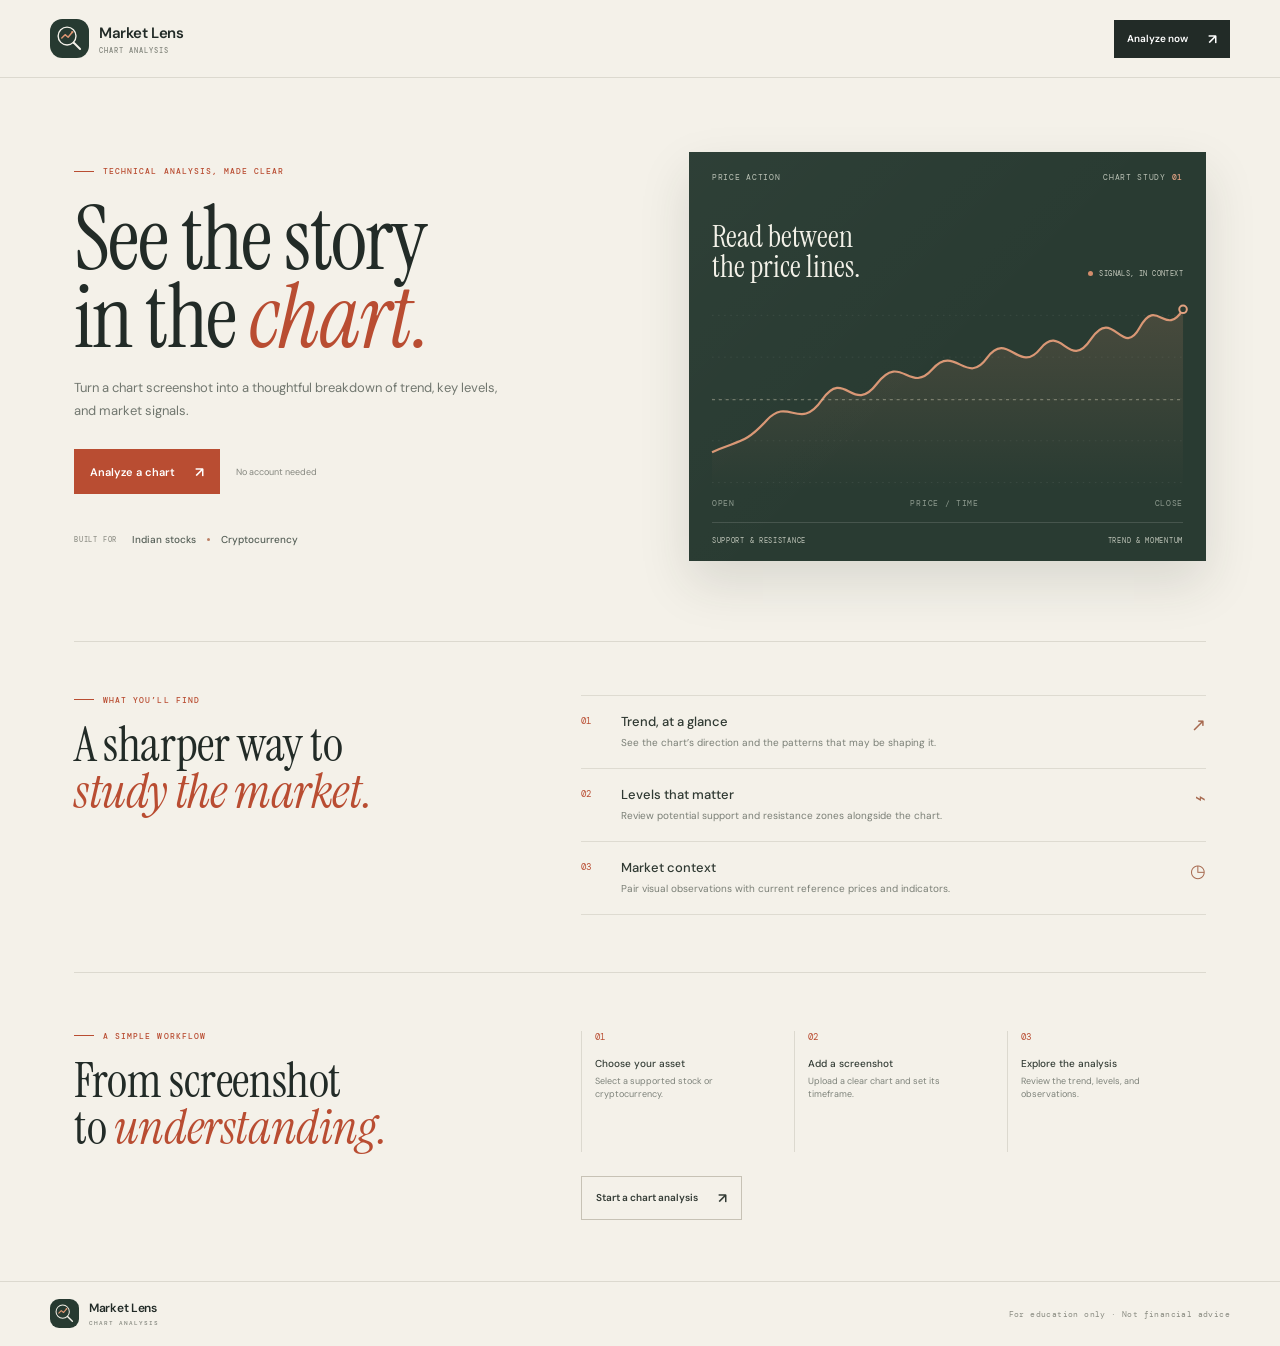
<file: src/main/resources/static/index.html>
<!doctype html>
<html lang="en">
<head>
  <meta charset="utf-8">
  <meta name="viewport" content="width=device-width, initial-scale=1">
  <meta name="description" content="Market Lens helps you explore stock and cryptocurrency charts with clear, educational technical analysis.">
  <meta name="theme-color" content="#f4f1e9">
  <title>Market Lens — See the story in the chart</title>
  <link rel="icon" href="market-lens-mark.svg" type="image/svg+xml">
  <link rel="preconnect" href="https://fonts.googleapis.com">
  <link rel="preconnect" href="https://fonts.gstatic.com" crossorigin>
  <link href="https://fonts.googleapis.com/css2?family=DM+Mono:wght@400;500&family=DM+Sans:wght@400;500;600;700&family=Instrument+Serif:ital@0;1&display=swap" rel="stylesheet">
  <link rel="stylesheet" href="styles.css">
</head>
<body class="landing-page">
  <header class="landing-header">
    <div class="landing-brand"><img src="market-lens-mark.svg" alt="" width="42" height="42"><span>Market Lens<small>CHART ANALYSIS</small></span></div>
    <a class="header-cta" href="analyze.html">Analyze now <span aria-hidden="true">↗</span></a>
  </header>

  <main>
    <section class="landing-hero">
      <div class="hero-copy">
        <div class="landing-eyebrow"><span></span> TECHNICAL ANALYSIS, MADE CLEAR</div>
        <h1>See the story<br>in the <i>chart.</i></h1>
        <p class="hero-lede">Turn a chart screenshot into a thoughtful breakdown of trend, key levels, and market signals.</p>
        <div class="hero-actions"><a class="hero-cta" href="analyze.html">Analyze a chart <span aria-hidden="true">↗</span></a><span class="hero-note">No account needed</span></div>
        <div class="hero-markets"><span>BUILT FOR</span><b>Indian stocks</b><i></i><b>Cryptocurrency</b></div>
      </div>
      <div class="hero-art" aria-label="Illustration of a price chart with rising and falling market signals" role="img">
        <div class="art-top"><span>PRICE ACTION</span><span>CHART STUDY <b>01</b></span></div>
        <div class="art-value"><b>Read between<br>the price lines.</b><span><i></i> SIGNALS, IN CONTEXT</span></div>
        <svg class="hero-chart" viewBox="0 0 620 270" aria-hidden="true">
          <defs><linearGradient id="area-fill" x1="0" x2="0" y1="0" y2="1"><stop offset="0" stop-color="#d8916e" stop-opacity=".18"/><stop offset="1" stop-color="#d8916e" stop-opacity="0"/></linearGradient></defs>
          <path class="hero-grid" d="M0 40H620M0 95H620M0 150H620M0 205H620M0 260H620"/>
          <path class="hero-area" d="M0 220 C35 204 43 210 72 178 S115 194 145 151 S185 172 217 130 S260 145 290 111 S335 134 362 96 S404 119 432 84 S470 115 499 71 S540 98 563 56 S596 71 620 32V270H0Z"/>
          <path class="hero-line" d="M0 220 C35 204 43 210 72 178 S115 194 145 151 S185 172 217 130 S260 145 290 111 S335 134 362 96 S404 119 432 84 S470 115 499 71 S540 98 563 56 S596 71 620 32"/>
          <path class="hero-level" d="M0 151H620"/><circle class="hero-point" cx="620" cy="32" r="5"/>
        </svg>
        <div class="art-axis"><span>OPEN</span><span>PRICE / TIME</span><span>CLOSE</span></div>
        <div class="art-bottom"><span>SUPPORT & RESISTANCE</span><span>TREND & MOMENTUM</span></div>
      </div>
    </section>

    <section class="landing-features" aria-labelledby="features-heading">
      <div class="section-intro"><div class="landing-eyebrow"><span></span> WHAT YOU’LL FIND</div><h2 id="features-heading">A sharper way to<br><i>study the market.</i></h2></div>
      <div class="feature-list">
        <article class="feature-item"><span class="feature-index">01</span><div><h3>Trend, at a glance</h3><p>See the chart’s direction and the patterns that may be shaping it.</p></div><span class="feature-glyph" aria-hidden="true">↗</span></article>
        <article class="feature-item"><span class="feature-index">02</span><div><h3>Levels that matter</h3><p>Review potential support and resistance zones alongside the chart.</p></div><span class="feature-glyph" aria-hidden="true">⌁</span></article>
        <article class="feature-item"><span class="feature-index">03</span><div><h3>Market context</h3><p>Pair visual observations with current reference prices and indicators.</p></div><span class="feature-glyph" aria-hidden="true">◷</span></article>
      </div>
    </section>

    <section class="landing-how">
      <div class="how-heading"><div class="landing-eyebrow"><span></span> A SIMPLE WORKFLOW</div><h2>From screenshot<br>to <i>understanding.</i></h2></div>
      <div class="how-steps"><div><span>01</span><b>Choose your asset</b><p>Select a supported stock or cryptocurrency.</p></div><div><span>02</span><b>Add a screenshot</b><p>Upload a clear chart and set its timeframe.</p></div><div><span>03</span><b>Explore the analysis</b><p>Review the trend, levels, and observations.</p></div></div>
      <a class="how-cta" href="analyze.html">Start a chart analysis <span aria-hidden="true">↗</span></a>
    </section>
  </main>

  <footer class="landing-footer"><span class="landing-brand footer-brand"><img src="market-lens-mark.svg" alt="" width="30" height="30"><span>Market Lens<small>CHART ANALYSIS</small></span></span><span>For education only · Not financial advice</span></footer>
</body>
</html>
</file>
<file: src/main/resources/static/styles.css>
:root{--paper:#f4f1e9;--paper-deep:#ebe7dc;--card:#fbfaf6;--ink:#222b27;--soft-ink:#55605a;--muted:#81877e;--line:#dcd9cf;--rust:#b94d32;--rust-dark:#963d2a;--sage:#dce7dc;--green:#28634d;--red:#a7433d;--amber:#9c711f;--serif:'Instrument Serif',Georgia,serif;--sans:'DM Sans',Arial,sans-serif;--mono:'DM Mono',monospace;--shadow:0 18px 48px rgba(40,43,34,.055)}*{box-sizing:border-box}html{scroll-behavior:smooth}body{margin:0;background:var(--paper);color:var(--ink);font:14px var(--sans);-webkit-font-smoothing:antialiased}.shell{min-height:100vh;display:flex}.sidebar{width:250px;background:#eeebe2;border-right:1px solid var(--line);padding:30px 20px 22px;display:flex;flex-direction:column;flex-shrink:0}.brand{display:flex;align-items:center;gap:11px;text-decoration:none;color:var(--ink);font:700 18px var(--sans);letter-spacing:-.8px;margin:0 8px 62px}.brand-mark{width:37px;height:37px;display:grid;place-items:center;border-radius:50%;background:var(--rust);color:#fff;font:italic 25px var(--serif);letter-spacing:-2px}.brand-mark span{color:#f4c5a3}.brand small{display:block;color:#85867c;font:500 8px var(--mono);letter-spacing:1.1px;margin-top:4px}.side-label{font:500 9px var(--mono);letter-spacing:1.1px;color:#94948a;margin:0 11px 12px}.nav-item{display:flex;align-items:center;gap:11px;height:43px;padding:0 12px;border-radius:4px;text-decoration:none;color:var(--soft-ink);font-size:12px;font-weight:600}.nav-item span{font:18px var(--serif);color:var(--rust)}.nav-item.active{background:#e1ded4;color:var(--ink)}.market-label{margin-top:42px}.coverage{display:flex;align-items:center;gap:10px;padding:10px 9px}.coverage-icon{width:28px;height:28px;display:grid;place-items:center;background:#e2dfd5;border-radius:50%;font:13px var(--serif);color:var(--soft-ink)}.coverage-icon.cry{background:#e4e2d7}.coverage b,.sidebar-bottom b{display:block;font-size:11px;font-weight:600}.coverage small,.sidebar-bottom small{display:block;font-size:9px;color:var(--muted);margin-top:3px}.sidebar-bottom{margin-top:auto;border-top:1px solid var(--line);padding:17px 9px 0;display:flex;align-items:flex-start;gap:9px}.live-dot,.edition-dot{width:6px;height:6px;border-radius:50%;background:#78957a;display:inline-block;margin-top:4px;box-shadow:0 0 0 3px rgba(120,149,122,.13)}.main{min-width:0;flex:1}.topbar{height:60px;border-bottom:1px solid var(--line);display:flex;align-items:center;justify-content:space-between;padding:0 clamp(22px,5vw,76px);color:#85877e}.crumb,.edition{font:500 9px var(--mono);letter-spacing:.8px}.crumb span{padding:0 7px;color:#c2bfb4}.crumb b{font-weight:500;color:#555d55}.edition{display:flex;align-items:center;gap:8px;color:#6d796d}.edition .edition-dot{margin:0}.edition-year{color:#9a9b91}.content{max-width:1390px;margin:0 auto;padding:44px clamp(22px,5vw,76px) 26px}.intro{display:flex;align-items:flex-end;justify-content:space-between;gap:20px;padding:5px 0 27px}.eyebrow{display:flex;align-items:center;gap:9px;color:var(--rust);font:500 9px var(--mono);letter-spacing:1.1px}.eyebrow-line{display:inline-block;width:20px;height:1px;background:var(--rust)}.intro h1{font:400 clamp(43px,5.2vw,68px)/.96 var(--serif);letter-spacing:-1.4px;margin:18px 0 13px;color:#202a25}.intro h1 i,.empty-copy h2 i{font-weight:400;color:var(--rust)}.intro>div:first-child>p{font-size:13px;color:#737970;margin:0;line-height:1.65}.today-wrap{text-align:right;padding-bottom:7px}.today-wrap>span{font:500 8px var(--mono);letter-spacing:.9px;color:#96978e}.today{font:italic 25px var(--serif);color:#49534c;margin-top:5px}.disclaimer,.preview-notice{display:flex;align-items:center;gap:9px;margin:0 0 17px;padding:9px 12px;border-top:1px solid #ded8c9;border-bottom:1px solid #ded8c9;color:#797970;font-size:10px;line-height:1.5}.disclaimer .info,.preview-notice .info{display:grid;place-items:center;flex:0 0 16px;width:16px;height:16px;border-radius:50%;background:#e5e0d3;color:#7e796d;font:italic 12px var(--serif)}.preview-notice{background:#eee9dc;color:#65665c}.preview-notice[hidden]{display:none}.preview-notice b{color:var(--ink)}.preview-notice code{padding:2px 5px;background:#ded9ca;color:#5b594f;font:10px var(--mono)}.work-grid{display:grid;grid-template-columns:minmax(305px,.78fr) minmax(0,1.35fr);gap:17px;align-items:stretch}.form-card,.result-card{background:var(--card);border:1px solid var(--line);box-shadow:var(--shadow)}.form-card{padding:26px 25px 20px}.card-heading{display:flex;align-items:flex-start;gap:14px;margin-bottom:25px}.step{padding-top:3px;color:var(--rust);font:500 10px var(--mono);white-space:nowrap}.step span{color:#aaa99e}.card-heading h2{font:400 23px var(--serif);margin:0;letter-spacing:-.2px}.card-heading p{font-size:10px;color:var(--muted);margin:5px 0 0}.field-label{display:block;font:500 8px var(--mono);letter-spacing:1px;color:#75786f;margin:0 0 8px}.field{width:100%;height:42px;padding:0 12px;margin-bottom:18px;border:1px solid #d9d7cd;border-radius:2px;background:#fffefa;color:#343d37;font:11px var(--sans);outline:0;transition:border-color .18s,box-shadow .18s}.field:focus{border-color:#9c745f;box-shadow:0 0 0 3px rgba(185,77,50,.08)}.upload-label{display:flex;justify-content:space-between;align-items:center;margin-top:1px}.file-limit{font:8px var(--mono);color:#9a9a8f;letter-spacing:.3px}.file-limit span{color:var(--rust)}.drop-zone{position:relative;min-height:132px;border:1px dashed #c8c3b5;background:#f6f4ed;display:grid;place-items:center;cursor:pointer;transition:background .2s,border-color .2s}.drop-zone:hover,.drop-zone.dragging{background:#f0ece1;border-color:#a77660}.upload-empty{text-align:center;padding:18px}.upload-icon{width:29px;height:29px;border:1px solid #d3cfc2;border-radius:50%;display:grid;place-items:center;margin:0 auto 10px;color:var(--rust);font-size:16px}.upload-empty b{display:block;font:400 16px var(--serif);color:#363e38}.upload-empty>span:last-child{display:block;color:#96968c;font-size:10px;margin-top:5px}.browse{padding:0;border:0;background:none;color:var(--rust);font:600 10px var(--sans);text-decoration:underline;text-underline-offset:3px;cursor:pointer}.preview-wrap{position:relative;width:100%;min-height:132px;display:flex;justify-content:center;align-items:center;padding:10px}.preview-wrap[hidden]{display:none}.preview-wrap img{display:block;max-width:100%;max-height:205px;object-fit:contain}.preview-wrap>span{position:absolute;bottom:7px;left:10px;padding:4px 7px;background:rgba(31,38,33,.84);color:white;font-size:9px}.remove-file{position:absolute;top:7px;right:7px;width:25px;height:25px;border:0;border-radius:50%;background:rgba(31,38,33,.82);color:#fff;font-size:18px;cursor:pointer}.analyze-btn{width:100%;height:44px;margin-top:15px;border:0;border-radius:2px;background:var(--rust);color:#fff;font:600 11px var(--sans);letter-spacing:.1px;cursor:pointer;transition:background .2s,transform .2s}.analyze-btn:hover:not(:disabled){background:var(--rust-dark);transform:translateY(-1px)}.analyze-btn:disabled{background:#c9c3b7;color:#f8f5ef;cursor:not-allowed}.sparkle{font-size:14px;margin-right:6px}.privacy-note{font-size:9px;color:#99988e;text-align:center;margin:10px 0 0}.result-card{min-height:560px;position:relative;overflow:hidden}.empty-result{min-height:560px;padding:20px 25px 19px;display:flex;flex-direction:column}.result-kicker{display:flex;justify-content:space-between;color:#98978c;font:500 8px var(--mono);letter-spacing:1px}.chart-illustration{margin:27px 0 14px;padding:0 2px;border-bottom:1px solid #e4e0d5}.chart-caption,.chart-axis{display:flex;justify-content:space-between;color:#aaa99f;font:8px var(--mono);letter-spacing:.6px}.chart-caption span{color:var(--rust)}.chart-illustration svg{display:block;width:100%;height:auto;max-height:186px;overflow:visible}.chart-gridline{fill:none;stroke:#e9e5db;stroke-width:1;stroke-dasharray:2 5}.chart-baseline{fill:none;stroke:#d9d4c7;stroke-width:1}.chart-path{fill:none;stroke:var(--rust);stroke-width:2;vector-effect:non-scaling-stroke}.chart-point{fill:var(--card);stroke:var(--rust);stroke-width:2;vector-effect:non-scaling-stroke}.chart-axis{padding:5px 0 8px}.empty-copy h2{font:400 clamp(29px,3.2vw,42px)/.98 var(--serif);letter-spacing:-.5px;margin:12px 0 8px}.empty-copy p{max-width:390px;color:#777d74;font-size:11px;line-height:1.65;margin:0}.result-steps{display:flex;justify-content:space-between;gap:8px;margin-top:auto;padding-top:24px;border-top:1px solid #e7e3d9}.result-steps span{font:9px var(--mono);color:#7c8077}.result-steps i{display:inline-grid;place-items:center;width:21px;height:21px;margin-right:6px;border:1px solid #d8d3c7;border-radius:50%;color:var(--rust);font:9px var(--mono);font-style:normal}.loading-result,.error-state{min-height:560px;display:flex;flex-direction:column;justify-content:center;align-items:center;text-align:center;padding:30px}.loading-orbit{width:44px;height:44px;border:1px solid #e0dacf;border-top-color:var(--rust);border-radius:50%;animation:spin .9s linear infinite}.spinner{display:inline-block;width:11px;height:11px;border:2px solid rgba(255,255,255,.4);border-top-color:#fff;border-radius:50%;animation:spin .7s linear infinite;vertical-align:-2px;margin-right:6px}@keyframes spin{to{transform:rotate(360deg)}}.loading-result h2,.error-state h2{font:400 25px var(--serif);margin:18px 0 5px}.loading-result p,.error-state p{max-width:330px;font-size:11px;line-height:1.6;color:var(--muted)}.loading-bar{width:min(240px,80%);height:2px;background:#e7e1d6;margin-top:18px}.loading-bar i{display:block;width:45%;height:100%;background:var(--rust);animation:load 1.8s ease-in-out infinite alternate}@keyframes load{to{width:100%}}.error-mark{display:grid;place-items:center;width:38px;height:38px;border:1px solid #d9b4a4;border-radius:50%;color:var(--rust);font:20px var(--serif)}.error-state>span{font-size:9px;color:#99988e}.analysis-result{padding:23px 25px 25px}.result-title-row,.plan-head{display:flex;align-items:center;justify-content:space-between;gap:12px}.analysis-result .eyebrow{font-size:8px}.analysis-result h2{font:400 25px var(--serif);margin:7px 0 0}.analysis-result h2 span{font:10px var(--mono);color:#85887e;letter-spacing:0}.model-pill{padding:5px 8px;border:1px solid var(--line);color:#808379;font:8px var(--mono)}.market-price{display:flex;align-items:center;justify-content:space-between;gap:12px;margin-top:19px;padding:14px 0;border-top:1px solid var(--line);border-bottom:1px solid var(--line)}.market-price>span:first-child>*{display:block}.market-price small,.signal-overview small,.indicator-grid small,.plan-levels small{font:8px var(--mono);letter-spacing:.6px;color:#8d8e84}.market-price b{font:400 24px var(--serif);margin-top:4px}.market-price em{font:9px var(--sans);color:#92948a;margin-top:3px}.sentiment-tag{white-space:nowrap;padding:6px 9px;border:1px solid #ded9cc;font:9px var(--mono)}.sentiment-tag.bullish{color:var(--green);background:#edf2e9}.sentiment-tag.bearish{color:var(--red);background:#f5eae5}.sentiment-tag.neutral{color:var(--amber);background:#f4f0e2}.signal-overview{display:grid;grid-template-columns:1fr 1fr 1fr;margin-top:16px;border:1px solid var(--line)}.signal-overview>div{min-width:0;padding:11px 12px;border-right:1px solid var(--line)}.signal-overview>div:last-child{border:0}.signal-overview b{display:block;margin-top:5px;font:400 16px var(--serif);overflow-wrap:anywhere}.confidence{display:block;height:2px;background:#e6e2d8;margin-top:7px}.confidence i{display:block;height:100%;background:#78927a}.summary,.levels,.observations,.market-indicators{margin-top:17px}.analysis-result h3{font:500 9px var(--mono);letter-spacing:.5px;text-transform:uppercase;color:#767a70;margin:0 0 8px}.summary p,.trade-plan>p{font-size:10px;line-height:1.65;color:#5c645c;margin:0}.levels{display:grid;grid-template-columns:1fr 1fr;gap:8px}.levels h3{grid-column:1/-1;margin-bottom:0}.level-item{display:flex;align-items:flex-start;gap:8px;padding:10px;border:1px solid var(--line);background:#f7f5ef}.level-dot{width:6px;height:6px;margin-top:4px;border-radius:50%;background:var(--green)}.level-dot.resistance{background:var(--rust)}.level-item small,.level-item b,.level-item em{display:block}.level-item small{font:8px var(--mono);color:#898b81}.level-item b{font:400 15px var(--serif);margin-top:3px}.level-item em{font:9px var(--sans);font-style:normal;color:#85877e;margin-top:2px}.observations ul{margin:0;padding-left:16px;color:#5e665f;font-size:10px;line-height:1.65}.indicator-grid{display:grid;grid-template-columns:repeat(3,1fr);border:1px solid var(--line)}.indicator-grid>div{padding:9px 11px;border-right:1px solid var(--line)}.indicator-grid>div:last-child{border:0}.indicator-grid b{display:block;font:400 15px var(--serif);margin-top:4px}.trade-plan{margin-top:17px;padding:13px;border:1px solid #d8d6c8;background:#f1efe6}.plan-head h3{margin:0}.recommendation{padding:5px 8px;font:8px var(--mono);letter-spacing:.7px}.recommendation.buy{background:#e3ece0;color:var(--green)}.recommendation.sell{background:#f2e2dc;color:var(--red)}.recommendation.hold{background:#eee9d8;color:var(--amber)}.trade-plan>p{margin:8px 0}.plan-levels{display:grid;grid-template-columns:1fr 1fr;gap:7px;margin-top:9px}.plan-levels>div,.target{padding:8px;background:#faf9f4;border:1px solid #e4e0d6}.plan-levels small,.plan-levels b{display:block}.plan-levels b{font:11px var(--mono);margin-top:5px}.targets{display:flex;gap:6px;margin-top:7px}.target{flex:1;min-width:0}.target small,.target b{display:block}.target small{font:8px var(--mono);color:#8a8c82}.target b{font:10px var(--sans);margin-top:4px;overflow-wrap:anywhere}.plan-rationale{display:block;font-size:9px;color:#85877e;line-height:1.5;margin-top:8px}.result-disclaimer{margin-top:11px;font-size:9px;color:#92938a;line-height:1.5}footer{display:flex;justify-content:space-between;gap:15px;padding:17px 2px 0;color:#96968c;font:8px var(--mono);letter-spacing:.5px}footer b{color:var(--rust);font-weight:500}@media(max-width:1050px){.sidebar{width:215px}.content{padding:34px 25px 22px}.topbar{padding:0 25px}.work-grid{grid-template-columns:minmax(285px,.8fr) minmax(0,1.2fr)}.form-card{padding:22px 19px}.result-card,.empty-result,.loading-result,.error-state{min-height:520px}}@media(max-width:820px){.work-grid{grid-template-columns:1fr}.result-card,.empty-result,.loading-result,.error-state{min-height:440px}.chart-illustration svg{max-height:150px}}@media(max-width:620px){.sidebar{width:55px;padding:20px 7px}.brand{margin:0 2px 42px}.brand>span:last-child,.side-label,.coverage,.sidebar-bottom{display:none}.brand-mark{width:36px;height:36px}.nav-item{font-size:0;justify-content:center;padding:0}.nav-item span{font-size:20px}.topbar{height:52px;padding:0 13px}.crumb,.edition{font-size:8px;letter-spacing:.3px}.edition-year{display:none}.content{padding:25px 13px 20px}.intro{padding:4px 0 21px}.intro h1{font-size:46px}.intro>div:first-child>p{max-width:310px;font-size:12px}.today-wrap{display:none}.work-grid{grid-template-columns:minmax(0,1fr)}.form-card{padding:20px 15px}.card-heading{margin-bottom:22px}.result-card,.empty-result{min-height:440px}.empty-result{padding:18px 17px}.analysis-result{padding:18px 14px}.signal-overview{grid-template-columns:1fr 1fr}.signal-overview>div:nth-child(2){border-right:0}.signal-overview>div:last-child{grid-column:1/-1;border-top:1px solid var(--line)}.market-price b{font-size:21px}.market-price em{max-width:210px;line-height:1.4}.sentiment-tag{font-size:8px;padding:5px}.levels{gap:6px}.level-item{padding:8px 6px}.level-item b{font-size:13px}.result-steps{flex-wrap:wrap;justify-content:flex-start;gap:10px}.result-steps span{font-size:8px}footer{flex-direction:column;gap:6px;font-size:7px}}@media(prefers-reduced-motion:reduce){*,*::before,*::after{scroll-behavior:auto!important;animation-duration:.01ms!important;animation-iteration-count:1!important;transition-duration:.01ms!important}}
/* Single-page presentation layout */
.main{width:100%;min-width:0}.topbar{height:70px;padding:0 clamp(20px,5vw,72px);background:rgba(251,250,246,.48)}.brand{margin:0;gap:10px;font-size:16px;letter-spacing:-.4px}.brand>span:last-child{display:block}.brand-mark{width:34px;height:34px;font-size:22px}.brand small{font-size:7px;letter-spacing:1px}.edition{padding:8px 10px;border:1px solid var(--line);font-size:8px;letter-spacing:.75px;color:#73796f}.edition .edition-dot{width:5px;height:5px}.edition-separator{color:#b1aa9e}.content{max-width:1290px;padding-top:49px}.intro{padding:4px 0 23px}.intro h1{font-size:clamp(50px,6vw,74px);line-height:.91;margin-top:17px}.intro>div:first-child>p{max-width:520px}.form-card{padding:25px 24px}.result-card{background:#fbfaf6}.result-kicker{font-size:8px}.empty-copy h2{font-size:clamp(32px,3.4vw,45px)}footer{margin-top:4px}.preview-notice{display:none!important}@media(max-width:820px){.content{padding-top:36px}.work-grid{grid-template-columns:1fr}.result-card,.empty-result,.loading-result,.error-state{min-height:420px}.chart-illustration svg{max-height:145px}}@media(max-width:620px){.topbar{height:61px;padding:0 15px}.brand{margin:0;gap:8px;font-size:15px}.brand>span:last-child{display:block}.brand-mark{width:31px;height:31px;font-size:20px}.brand small{font-size:6px}.edition{font-size:7px;padding:7px 8px}.edition-separator{margin:0 -3px}.content{padding:29px 14px 18px}.intro{padding:0 0 18px}.intro h1{font-size:51px}.intro>div:first-child>p{font-size:11px;max-width:340px}.form-card{padding:20px 15px}.drop-zone{min-height:124px}.result-card,.empty-result{min-height:405px}.empty-result{padding:17px 15px}.chart-illustration{margin:22px 0 13px}.result-steps{gap:8px}.result-steps span{font-size:8px}footer{font-size:7px}}
/* Market Lens landing page */
.landing-page{background:var(--paper);color:var(--ink)}.landing-header{height:78px;padding:0 max(24px,calc((100vw - 1180px)/2));display:flex;align-items:center;justify-content:space-between;border-bottom:1px solid var(--line)}.landing-brand{display:flex;align-items:center;gap:10px;color:var(--ink);font:600 15px var(--sans);letter-spacing:-.3px}.landing-brand img{display:block;width:39px;height:39px}.landing-brand small{display:block;margin-top:3px;color:#84877e;font:500 7px var(--mono);letter-spacing:1px}.header-cta,.hero-cta,.how-cta{display:inline-flex;align-items:center;justify-content:center;gap:20px;text-decoration:none;transition:background .18s,transform .18s}.header-cta{padding:10px 13px;background:var(--ink);color:#fff;font-size:10px;font-weight:600}.header-cta:hover,.hero-cta:hover,.how-cta:hover{background:var(--rust-dark);transform:translateY(-1px)}.header-cta span,.hero-cta span,.how-cta span{font-size:14px}.landing-page main{max-width:1180px;margin:0 auto;padding:0 24px}.landing-hero{display:grid;grid-template-columns:1.02fr .98fr;align-items:center;gap:clamp(35px,6vw,82px);padding:74px 0 80px}.landing-eyebrow{display:flex;align-items:center;gap:9px;font:500 8px var(--mono);letter-spacing:1.05px;color:var(--rust)}.landing-eyebrow>span{width:20px;height:1px;background:var(--rust)}.hero-copy h1{font:400 clamp(57px,7.5vw,88px)/.89 var(--serif);letter-spacing:-1.6px;margin:24px 0 19px}.hero-copy h1 i,.section-intro h2 i,.how-heading h2 i{color:var(--rust);font-weight:400}.hero-lede{max-width:430px;color:#71776f;font-size:13px;line-height:1.8;margin:0}.hero-actions{display:flex;align-items:center;gap:16px;margin-top:27px}.hero-cta{min-height:45px;padding:0 16px;background:var(--rust);color:#fff;font:600 11px var(--sans)}.hero-note{color:#85877f;font-size:9px}.hero-markets{display:flex;align-items:center;gap:11px;margin-top:39px;color:#555f57;font-size:10px}.hero-markets>span{margin-right:4px;color:#92938a;font:500 7px var(--mono);letter-spacing:.8px}.hero-markets b{font-weight:500}.hero-markets i{width:3px;height:3px;border-radius:50%;background:#bc8065}.hero-art{position:relative;min-height:396px;padding:20px 23px 16px;overflow:hidden;background:#293b32;color:#f3f1e8;box-shadow:0 22px 48px rgba(37,47,39,.13)}.hero-art:after{content:"";position:absolute;inset:0;pointer-events:none;background:linear-gradient(135deg,rgba(255,255,255,.025),transparent 54%)}.art-top,.art-bottom,.art-axis{display:flex;align-items:center;justify-content:space-between;font:8px var(--mono);letter-spacing:.7px;color:#b9c0b4}.art-top b{color:#e2a384;font-weight:500}.art-value{display:flex;align-items:flex-end;justify-content:space-between;margin:40px 0 4px}.art-value>b{font:400 30px/.99 var(--serif)}.art-value>span{display:flex;align-items:center;gap:6px;padding-bottom:3px;color:#c4c9bc;font:7px var(--mono);letter-spacing:.4px}.art-value>span i{width:5px;height:5px;border-radius:50%;background:#d38c6b}.hero-chart{display:block;width:100%;height:auto;overflow:visible}.hero-grid{fill:none;stroke:#ffffff18;stroke-width:1;stroke-dasharray:2 6}.hero-area{fill:url(#area-fill)}.hero-line{fill:none;stroke:#d99775;stroke-width:2.2;vector-effect:non-scaling-stroke}.hero-level{fill:none;stroke:#d1cbb4;stroke-width:1;stroke-dasharray:4 5;opacity:.7}.hero-point{fill:#293b32;stroke:#e1a180;stroke-width:2;vector-effect:non-scaling-stroke}.art-axis{padding:7px 0 14px;color:#8e9b8f}.art-bottom{border-top:1px solid #ffffff22;padding-top:13px;color:#c0c6ba;font-size:7px}.landing-features{display:grid;grid-template-columns:.8fr 1.2fr;gap:clamp(32px,7vw,100px);padding:53px 0 57px;border-top:1px solid var(--line);border-bottom:1px solid var(--line)}.section-intro h2,.how-heading h2{font:400 clamp(35px,4.2vw,49px)/.97 var(--serif);letter-spacing:-.4px;margin:16px 0 0}.feature-list{border-top:1px solid #dedbd1}.feature-item{display:grid;grid-template-columns:30px 1fr 24px;gap:10px;align-items:start;padding:17px 0;border-bottom:1px solid #dedbd1}.feature-index{padding-top:2px;color:var(--rust);font:9px var(--mono)}.feature-item h3{margin:0;color:#303a33;font:500 13px var(--sans)}.feature-item p{max-width:420px;margin:5px 0 0;color:#7a7f76;font-size:10px;line-height:1.6}.feature-glyph{justify-self:end;color:#a76a50;font:18px var(--serif)}.landing-how{display:grid;grid-template-columns:.8fr 1.2fr;column-gap:clamp(32px,7vw,100px);row-gap:24px;padding:58px 0 57px}.how-steps{display:grid;grid-template-columns:repeat(3,1fr);gap:14px}.how-steps>div{display:flex;flex-direction:column;align-items:flex-start;min-height:98px;padding:0 13px;border-left:1px solid var(--line)}.how-steps>div>span{color:var(--rust);font:9px var(--mono)}.how-steps b{margin-top:14px;color:#343d36;font:500 10px var(--sans)}.how-steps p{margin:5px 0 0;color:#7d827a;font-size:9px;line-height:1.55}.how-cta{grid-column:2;justify-self:start;padding:12px 14px;border:1px solid #c7c2b5;color:#333b35;font:600 10px var(--sans)}.landing-footer{min-height:65px;padding:12px max(24px,calc((100vw - 1180px)/2));display:flex;align-items:center;justify-content:space-between;gap:16px;border-top:1px solid var(--line);color:#898b81;font:8px var(--mono);letter-spacing:.4px}.footer-brand{font-size:12px}.footer-brand img{width:29px;height:29px}.footer-brand small{font-size:6px}.back-home{display:inline-flex;align-items:center;gap:7px;color:#6e786f;text-decoration:none;font:500 9px var(--mono);letter-spacing:.5px}.back-home:hover{color:var(--rust)}
/* Keep the analyzer focused on the upload and its controls. */
.analyze-page .work-grid{grid-template-columns:minmax(0,1.12fr) minmax(0,.88fr)}.analyze-page .result-card,.analyze-page .empty-result,.analyze-page .loading-result,.analyze-page .error-state{min-height:0}.analyze-page .empty-result{padding:19px 21px;min-height:100%;}.analyze-page .chart-illustration{margin:18px 0 12px}.analyze-page .chart-illustration svg{max-height:135px}.analyze-page .empty-copy h2{font-size:clamp(29px,3vw,39px)}.analyze-page .result-steps{padding-top:16px}.analyze-page .brand{margin:0;gap:10px;font-size:15px}.analyze-page .brand img{display:block;width:36px;height:36px}.analyze-page .brand small{font-size:7px}.analyze-page .topbar{height:66px}.analyze-page .back-home{margin-left:auto}.analyze-page .content{padding-top:34px}.analyze-page .intro h1{font-size:clamp(48px,5.4vw,66px)}@media(max-width:1050px){.analyze-page .work-grid{grid-template-columns:minmax(0,1.1fr) minmax(0,.9fr)}.analyze-page .content{padding-top:30px}}@media(max-width:850px){.landing-hero{grid-template-columns:1fr;gap:34px;padding:54px 0 60px}.hero-copy h1{font-size:clamp(62px,11vw,88px)}.hero-art{min-height:0}.landing-features,.landing-how{grid-template-columns:1fr;gap:25px}.section-intro h2,.how-heading h2{font-size:42px}.how-cta{grid-column:1}.analyze-page .work-grid{grid-template-columns:1fr}.analyze-page .result-card{min-height:350px}.analyze-page .empty-result{min-height:350px}.analyze-page .empty-copy h2{font-size:38px}}@media(max-width:560px){.landing-header{height:65px;padding:0 15px}.landing-brand{font-size:13px;gap:8px}.landing-brand img{width:34px;height:34px}.landing-brand small{font-size:6px}.header-cta{padding:9px 10px;font-size:9px;gap:10px}.landing-page main{padding:0 17px}.landing-hero{padding:39px 0 43px;gap:29px}.hero-copy h1{font-size:58px;margin:19px 0 13px}.hero-lede{font-size:11px;line-height:1.7}.hero-actions{margin-top:21px;gap:11px}.hero-markets{margin-top:25px;gap:8px;font-size:9px}.hero-art{padding:15px 14px 13px;min-height:280px}.art-value{margin:31px 0 2px}.art-value>b{font-size:25px}.art-value>span{font-size:6px}.art-bottom{font-size:6px}.landing-features{padding:36px 0 38px;gap:18px}.section-intro h2,.how-heading h2{font-size:38px}.feature-item{padding:14px 0;grid-template-columns:25px 1fr 20px}.landing-how{padding:40px 0;gap:20px}.how-steps{grid-template-columns:1fr;gap:0}.how-steps>div{min-height:0;padding:12px 0 12px 12px}.how-steps b{margin-top:6px}.how-steps p{margin-top:3px}.how-cta{margin-top:0}.landing-footer{padding:11px 15px;font-size:7px}.footer-brand{font-size:10px}.footer-brand img{width:26px;height:26px}.analyze-page .topbar{height:59px;padding:0 14px}.analyze-page .brand{font-size:13px;gap:7px}.analyze-page .brand img{width:31px;height:31px}.analyze-page .brand small{font-size:6px}.analyze-page .content{padding:26px 14px 18px}.analyze-page .intro h1{font-size:48px}.analyze-page .form-card{padding:20px 15px}.analyze-page .result-card,.analyze-page .empty-result{min-height:345px}.analyze-page .empty-result{padding:16px 14px}.analyze-page .chart-illustration{margin:18px 0 10px}.analyze-page .chart-illustration svg{max-height:115px}.analyze-page .empty-copy h2{font-size:34px}.analyze-page .result-steps{flex-wrap:wrap;gap:8px}.analyze-page .result-steps span{font-size:8px}.analyze-page footer{font-size:6px}}
</file>
